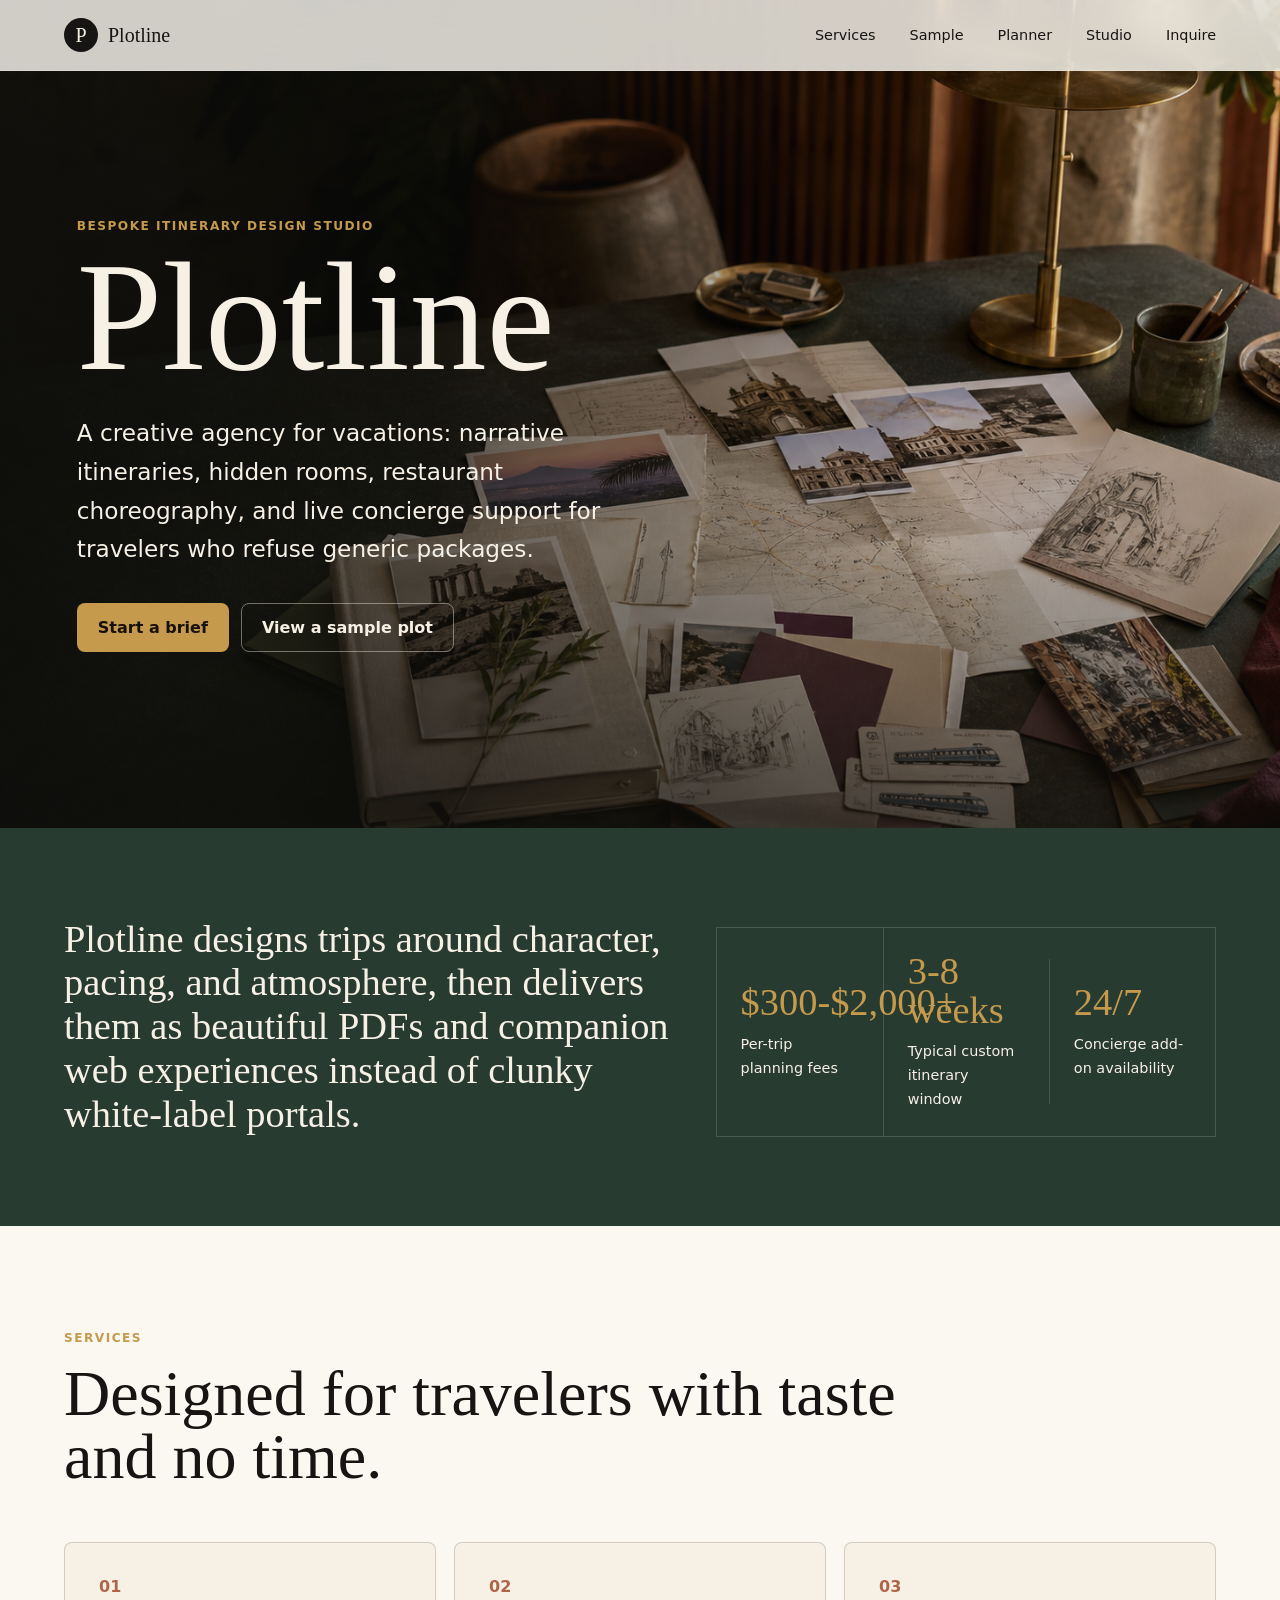
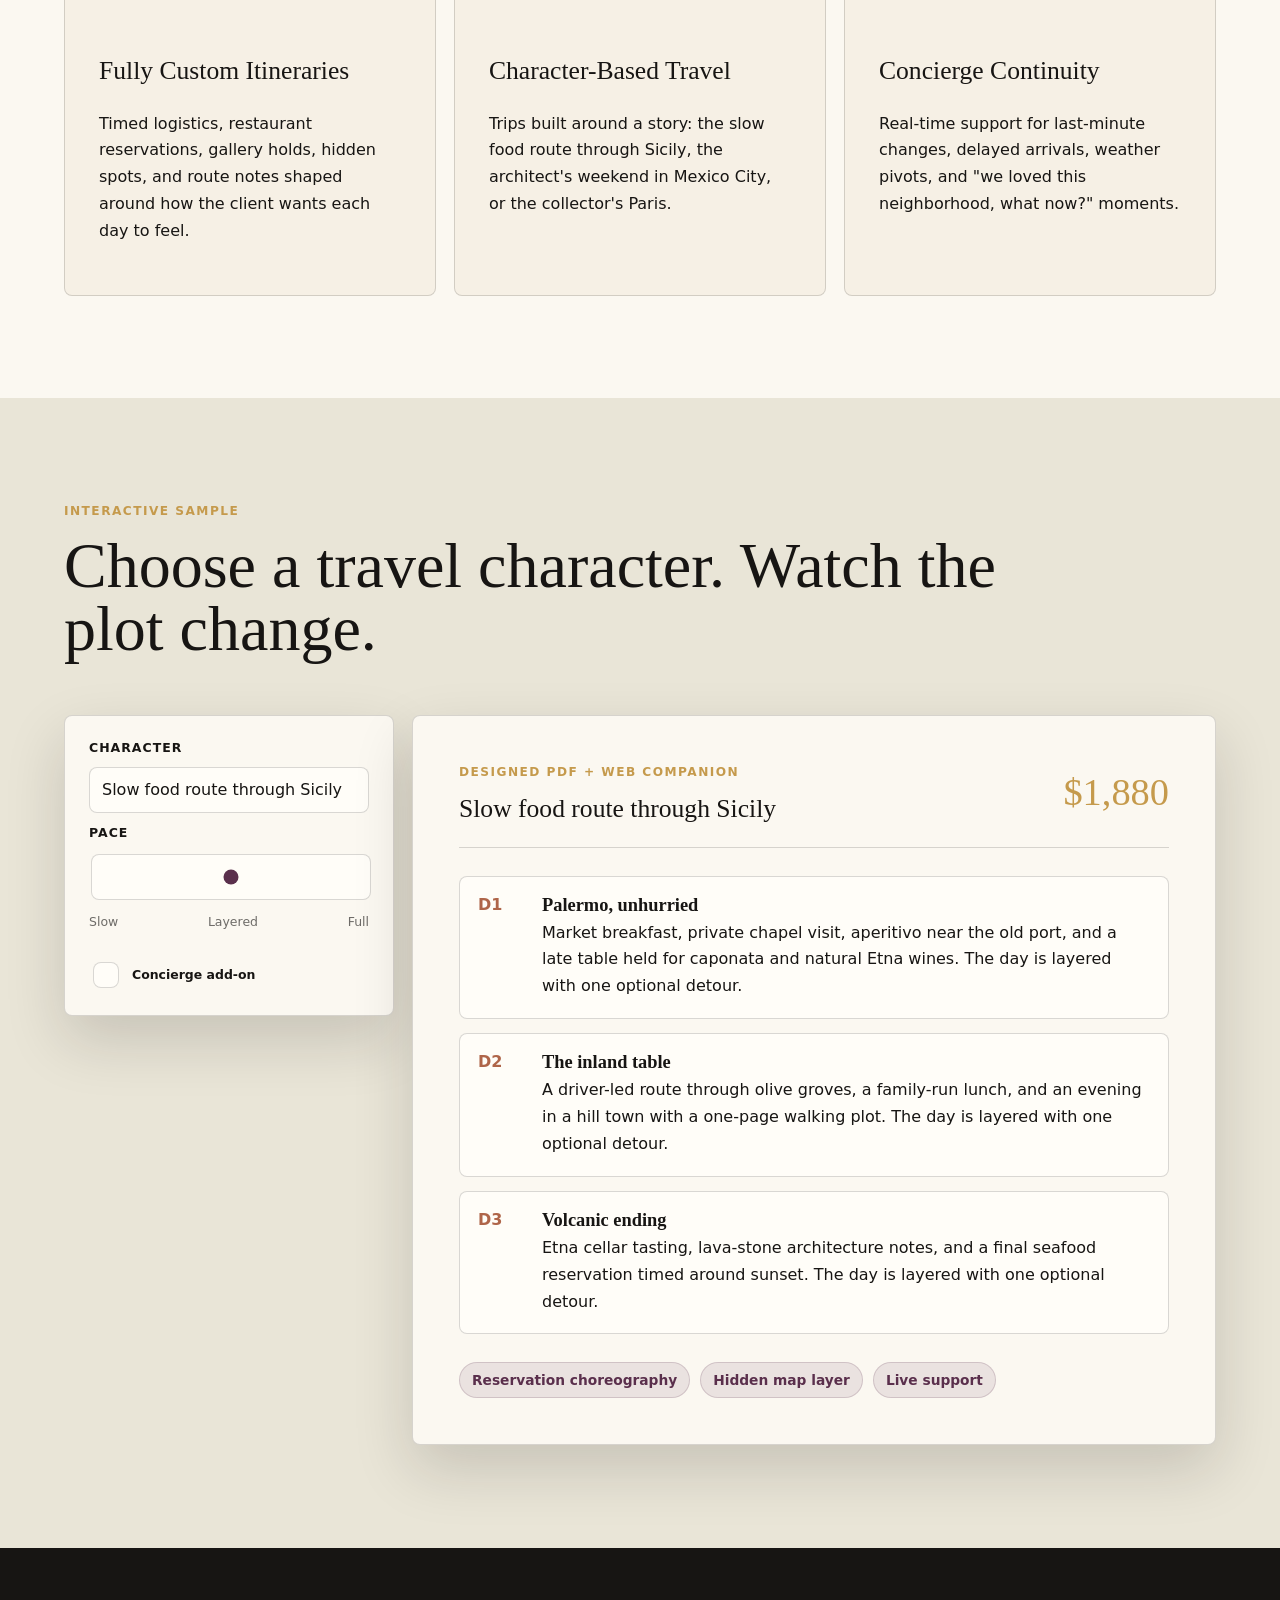
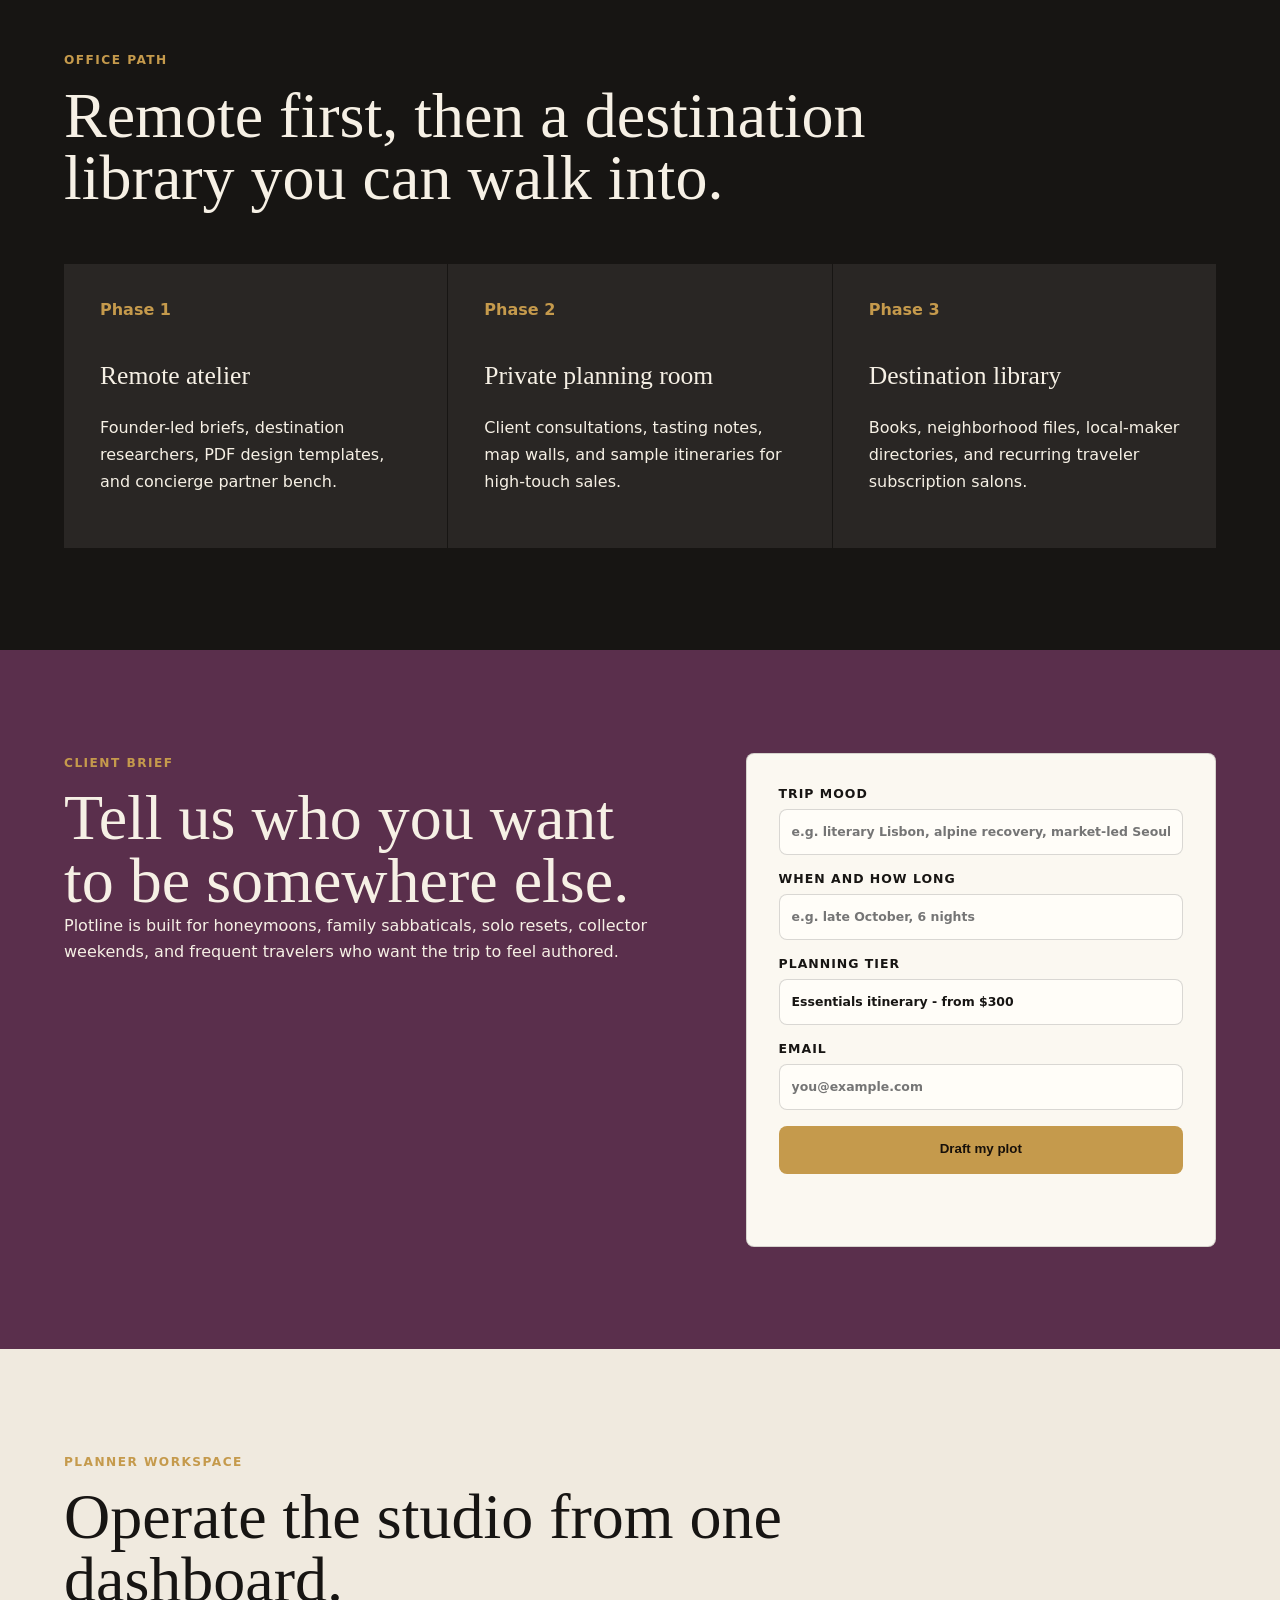
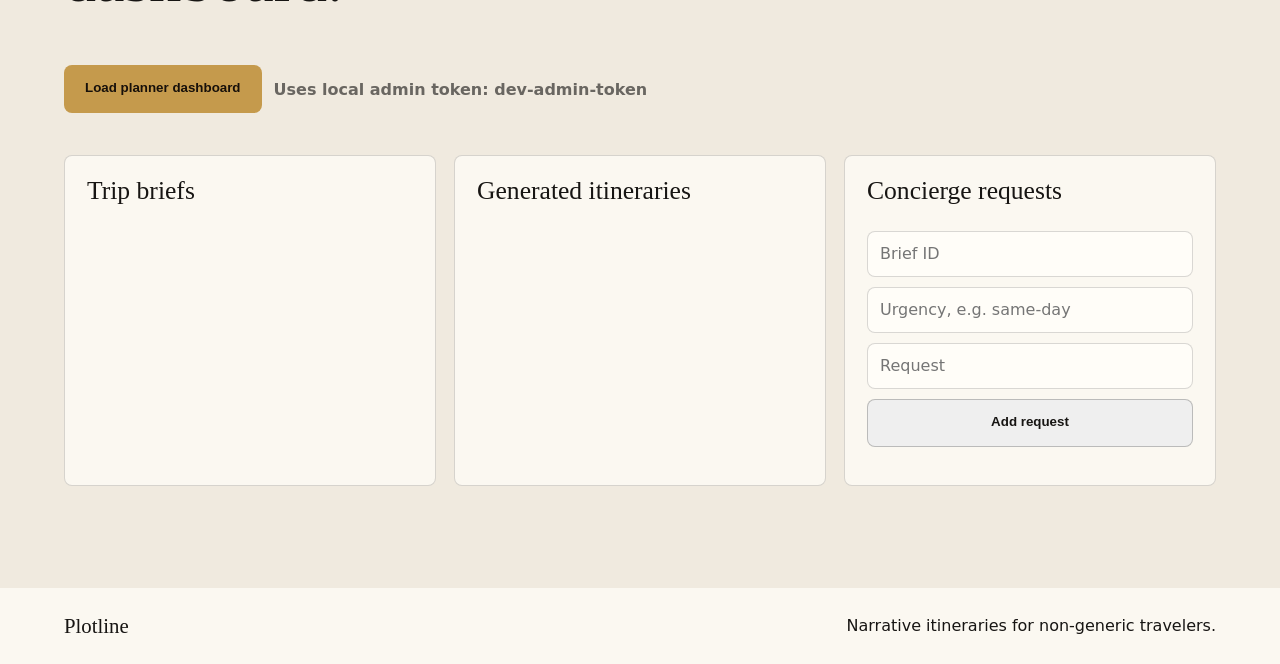
<file: outputs/plotline-site/index.html>
<!doctype html>
<html lang="en">
  <head>
    <meta charset="UTF-8" />
    <meta name="viewport" content="width=device-width, initial-scale=1.0" />
    <title>Plotline | Bespoke Itinerary Design Studio</title>
    <meta
      name="description"
      content="Plotline creates bespoke narrative itineraries, designed PDFs, and interactive travel experiences for travelers who hate generic packages."
    />
    <link rel="stylesheet" href="./styles.css" />
  </head>
  <body>
    <header class="site-header" aria-label="Primary">
      <a class="brand" href="#top" aria-label="Plotline home">
        <span class="brand-mark">P</span>
        <span>Plotline</span>
      </a>
      <nav class="nav-links" aria-label="Site sections">
        <a href="#services">Services</a>
        <a href="#sample">Sample</a>
        <a href="#planner">Planner</a>
        <a href="#studio">Studio</a>
        <a href="#inquire">Inquire</a>
      </nav>
    </header>

    <main id="top">
      <section class="hero" aria-label="Plotline introduction">
        <img
          class="hero-image"
          src="./assets/plotline-hero.png"
          alt="A refined travel planning studio desk with maps, photographs, notebooks, and brass lighting."
        />
        <div class="hero-scrim"></div>
        <div class="hero-content">
          <p class="eyebrow">Bespoke itinerary design studio</p>
          <h1>Plotline</h1>
          <p class="hero-copy">
            A creative agency for vacations: narrative itineraries, hidden rooms, restaurant
            choreography, and live concierge support for travelers who refuse generic packages.
          </p>
          <div class="hero-actions">
            <a class="button primary" href="#inquire">Start a brief</a>
            <a class="button secondary" href="#sample">View a sample plot</a>
          </div>
        </div>
      </section>

      <section class="intro-band" aria-label="Positioning">
        <div class="intro-text">
          <p>
            Plotline designs trips around character, pacing, and atmosphere, then delivers them as
            beautiful PDFs and companion web experiences instead of clunky white-label portals.
          </p>
        </div>
        <div class="proof-grid" aria-label="Business model highlights">
          <div>
            <span>$300-$2,000+</span>
            <p>Per-trip planning fees</p>
          </div>
          <div>
            <span>3-8 weeks</span>
            <p>Typical custom itinerary window</p>
          </div>
          <div>
            <span>24/7</span>
            <p>Concierge add-on availability</p>
          </div>
        </div>
      </section>

      <section class="section" id="services">
        <div class="section-heading">
          <p class="eyebrow">Services</p>
          <h2>Designed for travelers with taste and no time.</h2>
        </div>
        <div class="service-grid">
          <article class="service-card">
            <span class="service-number">01</span>
            <h3>Fully Custom Itineraries</h3>
            <p>
              Timed logistics, restaurant reservations, gallery holds, hidden spots, and route notes
              shaped around how the client wants each day to feel.
            </p>
          </article>
          <article class="service-card">
            <span class="service-number">02</span>
            <h3>Character-Based Travel</h3>
            <p>
              Trips built around a story: the slow food route through Sicily, the architect's
              weekend in Mexico City, or the collector's Paris.
            </p>
          </article>
          <article class="service-card">
            <span class="service-number">03</span>
            <h3>Concierge Continuity</h3>
            <p>
              Real-time support for last-minute changes, delayed arrivals, weather pivots, and
              "we loved this neighborhood, what now?" moments.
            </p>
          </article>
        </div>
      </section>

      <section class="sample-section" id="sample">
        <div class="section-heading">
          <p class="eyebrow">Interactive sample</p>
          <h2>Choose a travel character. Watch the plot change.</h2>
        </div>

        <div class="studio-console">
          <aside class="controls" aria-label="Itinerary controls">
            <label for="persona">Character</label>
            <select id="persona">
              <option value="sicily">Slow food route through Sicily</option>
              <option value="mexico">Architect's weekend in Mexico City</option>
              <option value="tokyo">Quiet design pilgrimage in Tokyo</option>
            </select>

            <label for="pace">Pace</label>
            <input id="pace" type="range" min="1" max="3" value="2" />
            <div class="range-labels" aria-hidden="true">
              <span>Slow</span>
              <span>Layered</span>
              <span>Full</span>
            </div>

            <label class="toggle">
              <input id="concierge" type="checkbox" checked />
              <span>Concierge add-on</span>
            </label>
          </aside>

          <article class="itinerary-panel" aria-live="polite">
            <div class="itinerary-head">
              <div>
                <p class="eyebrow">Designed PDF + web companion</p>
                <h3 id="itinerary-title">Slow food route through Sicily</h3>
              </div>
              <span id="fee">$1,450</span>
            </div>
            <ol id="itinerary-days" class="itinerary-days"></ol>
            <div class="deliverables">
              <span>Reservation choreography</span>
              <span>Hidden map layer</span>
              <span id="support-chip">Live support</span>
            </div>
          </article>
        </div>
      </section>

      <section class="section split-section" id="studio">
        <div class="section-heading">
          <p class="eyebrow">Office path</p>
          <h2>Remote first, then a destination library you can walk into.</h2>
        </div>
        <div class="timeline">
          <article>
            <span>Phase 1</span>
            <h3>Remote atelier</h3>
            <p>Founder-led briefs, destination researchers, PDF design templates, and concierge partner bench.</p>
          </article>
          <article>
            <span>Phase 2</span>
            <h3>Private planning room</h3>
            <p>Client consultations, tasting notes, map walls, and sample itineraries for high-touch sales.</p>
          </article>
          <article>
            <span>Phase 3</span>
            <h3>Destination library</h3>
            <p>Books, neighborhood files, local-maker directories, and recurring traveler subscription salons.</p>
          </article>
        </div>
      </section>

      <section class="inquiry" id="inquire">
        <div>
          <p class="eyebrow">Client brief</p>
          <h2>Tell us who you want to be somewhere else.</h2>
          <p>
            Plotline is built for honeymoons, family sabbaticals, solo resets, collector weekends,
            and frequent travelers who want the trip to feel authored.
          </p>
        </div>
        <form class="brief-form" id="brief-form">
          <label>
            Trip mood
            <input name="mood" type="text" placeholder="e.g. literary Lisbon, alpine recovery, market-led Seoul" required />
          </label>
          <label>
            When and how long
            <input name="travel_window" type="text" placeholder="e.g. late October, 6 nights" required />
          </label>
          <label>
            Planning tier
            <select name="tier">
              <option value="essentials">Essentials itinerary - from $300</option>
              <option value="full_plot">Full plot - from $900</option>
              <option value="concierge">Concierge plot - from $2,000</option>
            </select>
          </label>
          <label>
            Email
            <input name="traveler_email" type="email" placeholder="you@example.com" />
          </label>
          <button class="button primary" type="submit">Draft my plot</button>
          <p class="form-status" id="form-status" role="status"></p>
          <article class="generated-plan" id="generated-plan" hidden></article>
        </form>
      </section>

      <section class="planner-section" id="planner">
        <div class="section-heading">
          <p class="eyebrow">Planner workspace</p>
          <h2>Operate the studio from one dashboard.</h2>
        </div>
        <div class="planner-actions">
          <button class="button primary" id="load-dashboard" type="button">Load planner dashboard</button>
          <span>Uses local admin token: dev-admin-token</span>
        </div>
        <div class="metric-grid" id="metric-grid"></div>
        <div class="dashboard-grid">
          <section class="dashboard-panel">
            <h3>Trip briefs</h3>
            <div id="brief-list" class="record-list"></div>
          </section>
          <section class="dashboard-panel">
            <h3>Generated itineraries</h3>
            <div id="itinerary-list" class="record-list"></div>
          </section>
          <section class="dashboard-panel">
            <h3>Concierge requests</h3>
            <form class="mini-form" id="concierge-form">
              <input name="brief_id" placeholder="Brief ID" required />
              <input name="urgency" placeholder="Urgency, e.g. same-day" required />
              <input name="request" placeholder="Request" required />
              <button class="button secondary dark" type="submit">Add request</button>
            </form>
            <div id="concierge-list" class="record-list"></div>
          </section>
        </div>
      </section>
    </main>

    <footer>
      <span>Plotline</span>
      <span>Narrative itineraries for non-generic travelers.</span>
    </footer>

    <script src="./script.js"></script>
  </body>
</html>
</file>
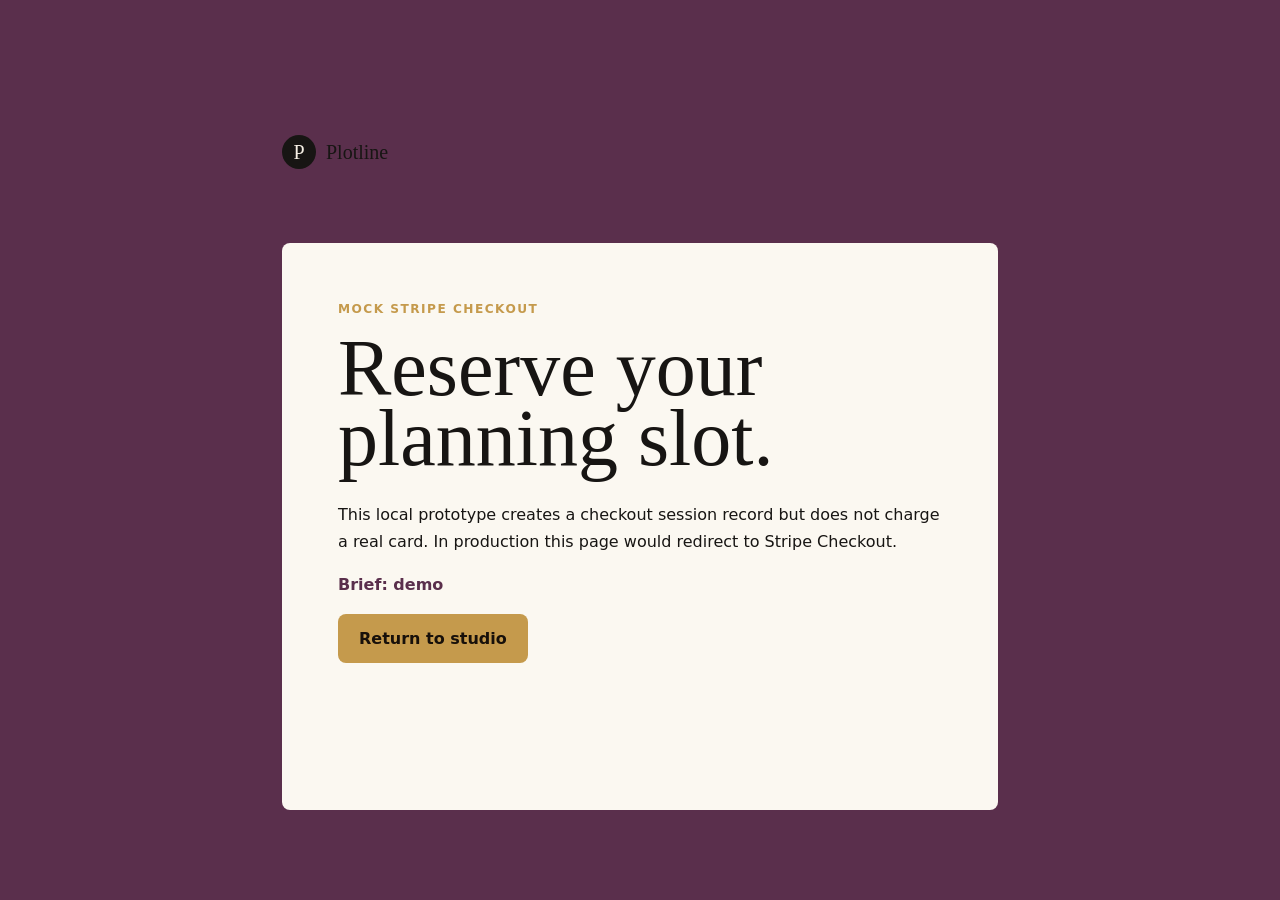
<file: outputs/plotline-site/checkout.html>
<!doctype html>
<html lang="en">
  <head>
    <meta charset="UTF-8" />
    <meta name="viewport" content="width=device-width, initial-scale=1.0" />
    <title>Plotline Checkout</title>
    <link rel="stylesheet" href="./styles.css" />
  </head>
  <body class="checkout-page">
    <main class="checkout-shell">
      <a class="brand" href="/">
        <span class="brand-mark">P</span>
        <span>Plotline</span>
      </a>
      <section class="checkout-card">
        <p class="eyebrow">Mock Stripe checkout</p>
        <h1>Reserve your planning slot.</h1>
        <p>
          This local prototype creates a checkout session record but does not charge a real card.
          In production this page would redirect to Stripe Checkout.
        </p>
        <p class="checkout-brief" id="checkout-brief"></p>
        <a class="button primary" href="/">Return to studio</a>
      </section>
    </main>
    <script>
      const params = new URLSearchParams(window.location.search);
      document.querySelector("#checkout-brief").textContent = `Brief: ${params.get("brief_id") || "demo"}`;
    </script>
  </body>
</html>
</file>
<file: outputs/plotline-site/styles.css>
:root {
  --ink: #171513;
  --paper: #f6f0e5;
  --cream: #fbf8f1;
  --moss: #283b31;
  --olive: #66725a;
  --aubergine: #5a2f4c;
  --clay: #af6549;
  --brass: #c59a4c;
  --line: rgba(23, 21, 19, 0.16);
  --shadow: 0 24px 60px rgba(23, 21, 19, 0.16);
}

* {
  box-sizing: border-box;
}

html {
  scroll-behavior: smooth;
}

body {
  margin: 0;
  background: var(--cream);
  color: var(--ink);
  font-family:
    Inter, ui-sans-serif, system-ui, -apple-system, BlinkMacSystemFont, "Segoe UI", sans-serif;
}

a {
  color: inherit;
  text-decoration: none;
}

.site-header {
  align-items: center;
  background: rgba(251, 248, 241, 0.82);
  backdrop-filter: blur(18px);
  border-bottom: 1px solid rgba(255, 255, 255, 0.18);
  display: flex;
  justify-content: space-between;
  left: 0;
  padding: 18px clamp(20px, 5vw, 72px);
  position: fixed;
  right: 0;
  top: 0;
  z-index: 10;
}

.brand,
.nav-links,
.hero-actions,
.proof-grid,
.itinerary-head,
footer {
  align-items: center;
  display: flex;
}

.brand {
  font-family: Georgia, "Times New Roman", serif;
  font-size: 1.25rem;
  gap: 10px;
}

.brand-mark {
  background: var(--ink);
  border-radius: 50%;
  color: var(--paper);
  display: grid;
  height: 34px;
  place-items: center;
  width: 34px;
}

.nav-links {
  gap: clamp(14px, 3vw, 34px);
  font-size: 0.9rem;
}

.hero {
  min-height: 92vh;
  overflow: hidden;
  position: relative;
}

.hero-image {
  height: 100%;
  inset: 0;
  object-fit: cover;
  position: absolute;
  width: 100%;
}

.hero-scrim {
  background:
    linear-gradient(90deg, rgba(14, 15, 12, 0.84) 0%, rgba(14, 15, 12, 0.52) 36%, rgba(14, 15, 12, 0.1) 74%),
    linear-gradient(0deg, rgba(14, 15, 12, 0.58) 0%, rgba(14, 15, 12, 0) 34%);
  inset: 0;
  position: absolute;
}

.hero-content {
  color: var(--paper);
  max-width: 720px;
  padding: 24vh clamp(22px, 6vw, 82px) 16vh;
  position: relative;
  z-index: 1;
}

.eyebrow {
  color: var(--brass);
  font-size: 0.76rem;
  font-weight: 800;
  letter-spacing: 0.12em;
  margin: 0 0 14px;
  text-transform: uppercase;
}

h1,
h2,
h3,
p {
  margin-top: 0;
}

h1,
h2,
h3 {
  font-family: Georgia, "Times New Roman", serif;
  font-weight: 500;
  letter-spacing: 0;
}

h1 {
  font-size: clamp(4rem, 13vw, 9.6rem);
  line-height: 0.88;
  margin-bottom: 28px;
}

h2 {
  font-size: clamp(2.2rem, 5vw, 4.8rem);
  line-height: 0.98;
  margin-bottom: 0;
  max-width: 940px;
}

h3 {
  font-size: clamp(1.35rem, 2vw, 2rem);
  line-height: 1.04;
}

p {
  line-height: 1.68;
}

.hero-copy {
  font-size: clamp(1.08rem, 2vw, 1.45rem);
  max-width: 650px;
}

.hero-actions {
  flex-wrap: wrap;
  gap: 12px;
  margin-top: 34px;
}

.button {
  border: 1px solid transparent;
  border-radius: 8px;
  cursor: pointer;
  display: inline-flex;
  font-weight: 800;
  justify-content: center;
  min-height: 48px;
  padding: 14px 20px;
}

.button.primary {
  background: var(--brass);
  color: #17100a;
}

.button.secondary {
  border-color: rgba(246, 240, 229, 0.42);
  color: var(--paper);
}

.button.secondary.dark {
  border-color: rgba(23, 21, 19, 0.24);
  color: var(--ink);
}

.intro-band {
  background: var(--moss);
  color: var(--paper);
  display: grid;
  gap: 40px;
  grid-template-columns: minmax(0, 1.1fr) minmax(280px, 0.9fr);
  padding: clamp(44px, 7vw, 92px) clamp(20px, 5vw, 72px);
}

.intro-text p {
  font-family: Georgia, "Times New Roman", serif;
  font-size: clamp(1.55rem, 3vw, 2.7rem);
  line-height: 1.14;
  margin-bottom: 0;
}

.proof-grid {
  align-self: end;
  border: 1px solid rgba(246, 240, 229, 0.16);
  display: grid;
  grid-template-columns: repeat(3, minmax(0, 1fr));
  min-width: 0;
  width: 100%;
}

.proof-grid div {
  min-width: 0;
  padding: 24px;
}

.proof-grid div + div {
  border-left: 1px solid rgba(246, 240, 229, 0.16);
}

.proof-grid span,
#fee {
  color: var(--brass);
  display: block;
  font-family: Georgia, "Times New Roman", serif;
  font-size: clamp(1.6rem, 3vw, 2.55rem);
  line-height: 1;
}

.proof-grid p {
  font-size: 0.9rem;
  margin: 10px 0 0;
}

.section,
.sample-section,
.inquiry {
  padding: clamp(58px, 8vw, 116px) clamp(20px, 5vw, 72px);
}

.section-heading {
  margin-bottom: clamp(30px, 5vw, 54px);
}

.service-grid {
  display: grid;
  gap: 18px;
  grid-template-columns: repeat(3, 1fr);
}

.service-card {
  background: var(--paper);
  border: 1px solid var(--line);
  border-radius: 8px;
  min-height: 310px;
  padding: clamp(24px, 3vw, 34px);
}

.service-number {
  color: var(--clay);
  display: block;
  font-weight: 900;
  margin-bottom: 62px;
}

.sample-section {
  background: #e9e5d7;
}

.studio-console {
  display: grid;
  gap: 18px;
  grid-template-columns: 330px minmax(0, 1fr);
}

.controls,
.itinerary-panel,
.brief-form {
  background: var(--cream);
  border: 1px solid var(--line);
  border-radius: 8px;
  box-shadow: var(--shadow);
}

.controls {
  align-self: start;
  display: grid;
  gap: 12px;
  padding: 24px;
}

label {
  display: grid;
  font-size: 0.78rem;
  font-weight: 900;
  gap: 8px;
  letter-spacing: 0.08em;
  text-transform: uppercase;
}

select,
input {
  appearance: none;
  background: #fffdf8;
  border: 1px solid var(--line);
  border-radius: 8px;
  color: var(--ink);
  font: inherit;
  min-height: 46px;
  padding: 12px;
  width: 100%;
}

input[type="range"] {
  accent-color: var(--aubergine);
  padding: 0;
}

.range-labels {
  color: rgba(23, 21, 19, 0.62);
  display: flex;
  font-size: 0.78rem;
  justify-content: space-between;
  margin-bottom: 18px;
}

.toggle {
  align-items: center;
  display: flex;
  gap: 10px;
  letter-spacing: 0;
  text-transform: none;
}

.toggle input {
  accent-color: var(--aubergine);
  height: 20px;
  min-height: 20px;
  width: 20px;
}

.itinerary-panel {
  min-height: 530px;
  padding: clamp(24px, 4vw, 46px);
}

.itinerary-head {
  border-bottom: 1px solid var(--line);
  gap: 28px;
  justify-content: space-between;
  padding-bottom: 24px;
}

#itinerary-title {
  margin-bottom: 0;
}

#fee {
  white-space: nowrap;
}

.itinerary-days {
  counter-reset: day;
  display: grid;
  gap: 14px;
  list-style: none;
  margin: 28px 0;
  padding: 0;
}

.itinerary-days li {
  background: #fffdf8;
  border: 1px solid var(--line);
  border-radius: 8px;
  display: grid;
  gap: 8px;
  grid-template-columns: 56px minmax(0, 1fr);
  padding: 18px;
}

.itinerary-days li::before {
  color: var(--clay);
  content: "D" counter(day);
  counter-increment: day;
  font-weight: 900;
}

.itinerary-days strong {
  display: block;
  font-family: Georgia, "Times New Roman", serif;
  font-size: 1.15rem;
  margin-bottom: 4px;
}

.itinerary-days p {
  margin: 0;
}

.deliverables {
  display: flex;
  flex-wrap: wrap;
  gap: 10px;
}

.deliverables span {
  background: rgba(90, 47, 76, 0.1);
  border: 1px solid rgba(90, 47, 76, 0.18);
  border-radius: 999px;
  color: var(--aubergine);
  font-size: 0.86rem;
  font-weight: 800;
  padding: 9px 12px;
}

.split-section {
  background: var(--ink);
  color: var(--paper);
}

.timeline {
  display: grid;
  gap: 1px;
  grid-template-columns: repeat(3, 1fr);
}

.timeline article {
  background: rgba(246, 240, 229, 0.08);
  min-height: 280px;
  padding: clamp(24px, 3vw, 36px);
}

.timeline span {
  color: var(--brass);
  display: block;
  font-weight: 900;
  margin-bottom: 44px;
}

.inquiry {
  background: var(--aubergine);
  color: var(--paper);
  display: grid;
  gap: clamp(30px, 6vw, 80px);
  grid-template-columns: minmax(0, 0.9fr) minmax(320px, 0.7fr);
}

.inquiry p {
  max-width: 620px;
}

.brief-form {
  box-shadow: none;
  color: var(--ink);
  display: grid;
  gap: 16px;
  padding: clamp(22px, 3vw, 32px);
}

.brief-form .button {
  width: 100%;
}

.button:disabled {
  cursor: wait;
  opacity: 0.68;
}

.form-status {
  border-radius: 8px;
  font-size: 0.92rem;
  font-weight: 800;
  line-height: 1.4;
  margin: 0;
  min-height: 24px;
}

.form-status[data-state="loading"] {
  color: var(--olive);
}

.form-status[data-state="success"] {
  background: rgba(40, 59, 49, 0.1);
  color: var(--moss);
  padding: 12px;
}

.form-status[data-state="error"] {
  background: rgba(175, 101, 73, 0.14);
  color: #7d3324;
  padding: 12px;
}

.generated-plan {
  background: #fffdf8;
  border: 1px solid var(--line);
  border-radius: 8px;
  padding: 20px;
}

.generated-plan h3 {
  margin-bottom: 8px;
}

.generated-plan ol {
  display: grid;
  gap: 10px;
  margin: 18px 0;
  padding-left: 20px;
}

.generated-plan li p {
  margin: 4px 0 0;
}

.plan-actions,
.planner-actions {
  align-items: center;
  display: flex;
  flex-wrap: wrap;
  gap: 12px;
}

.planner-section {
  background: #f0eadf;
  padding: clamp(58px, 8vw, 116px) clamp(20px, 5vw, 72px);
}

.planner-actions {
  margin-bottom: 24px;
}

.planner-actions span {
  color: rgba(23, 21, 19, 0.62);
  font-weight: 800;
}

.metric-grid {
  display: grid;
  gap: 14px;
  grid-template-columns: repeat(4, minmax(0, 1fr));
  margin-bottom: 18px;
}

.metric-grid article,
.dashboard-panel,
.record {
  background: var(--cream);
  border: 1px solid var(--line);
  border-radius: 8px;
}

.metric-grid article {
  padding: 20px;
}

.metric-grid span {
  color: var(--aubergine);
  display: block;
  font-family: Georgia, "Times New Roman", serif;
  font-size: 2rem;
}

.metric-grid p,
.record p {
  margin: 6px 0 0;
}

.dashboard-grid {
  display: grid;
  gap: 18px;
  grid-template-columns: repeat(3, minmax(0, 1fr));
}

.dashboard-panel {
  min-height: 300px;
  padding: 22px;
}

.record-list {
  display: grid;
  gap: 10px;
}

.record {
  padding: 14px;
}

.record code {
  color: var(--aubergine);
  display: block;
  font-size: 0.78rem;
  margin-top: 8px;
  overflow-wrap: anywhere;
}

.record a {
  color: var(--aubergine);
  font-weight: 900;
}

.mini-form {
  display: grid;
  gap: 10px;
  margin-bottom: 16px;
}

.checkout-page {
  background: var(--aubergine);
}

.checkout-shell {
  display: grid;
  gap: 28px;
  margin: 0 auto;
  max-width: 760px;
  min-height: 100vh;
  padding: 10vh 22px;
}

.checkout-card {
  background: var(--cream);
  border-radius: 8px;
  padding: clamp(28px, 6vw, 56px);
}

.checkout-card h1 {
  color: var(--ink);
  font-size: clamp(2.6rem, 7vw, 5rem);
}

.checkout-brief {
  color: var(--aubergine);
  font-weight: 900;
}

footer {
  background: var(--cream);
  gap: 18px;
  justify-content: space-between;
  padding: 26px clamp(20px, 5vw, 72px);
}

footer span:first-child {
  font-family: Georgia, "Times New Roman", serif;
  font-size: 1.3rem;
}

@media (max-width: 920px) {
  .nav-links {
    display: none;
  }

  .hero {
    min-height: 88vh;
  }

  .hero-content {
    padding-top: 20vh;
  }

  .intro-band,
  .studio-console,
  .inquiry,
  .dashboard-grid {
    grid-template-columns: 1fr;
  }

  .proof-grid,
  .service-grid,
  .timeline,
  .metric-grid {
    grid-template-columns: 1fr;
  }

  .proof-grid div + div {
    border-left: 0;
    border-top: 1px solid rgba(246, 240, 229, 0.16);
  }

  .service-card,
  .timeline article {
    min-height: auto;
  }

  .service-number,
  .timeline span {
    margin-bottom: 28px;
  }
}

@media (max-width: 560px) {
  .site-header {
    padding: 14px 16px;
  }

  .hero-content {
    padding-left: 18px;
    padding-right: 18px;
  }

  .hero-actions .button {
    width: 100%;
  }

  .section,
  .sample-section,
  .inquiry {
    padding-left: 18px;
    padding-right: 18px;
  }

  .itinerary-head {
    align-items: flex-start;
    flex-direction: column;
  }

  .itinerary-days li {
    grid-template-columns: 1fr;
  }

  footer {
    align-items: flex-start;
    flex-direction: column;
  }
}
</file>
